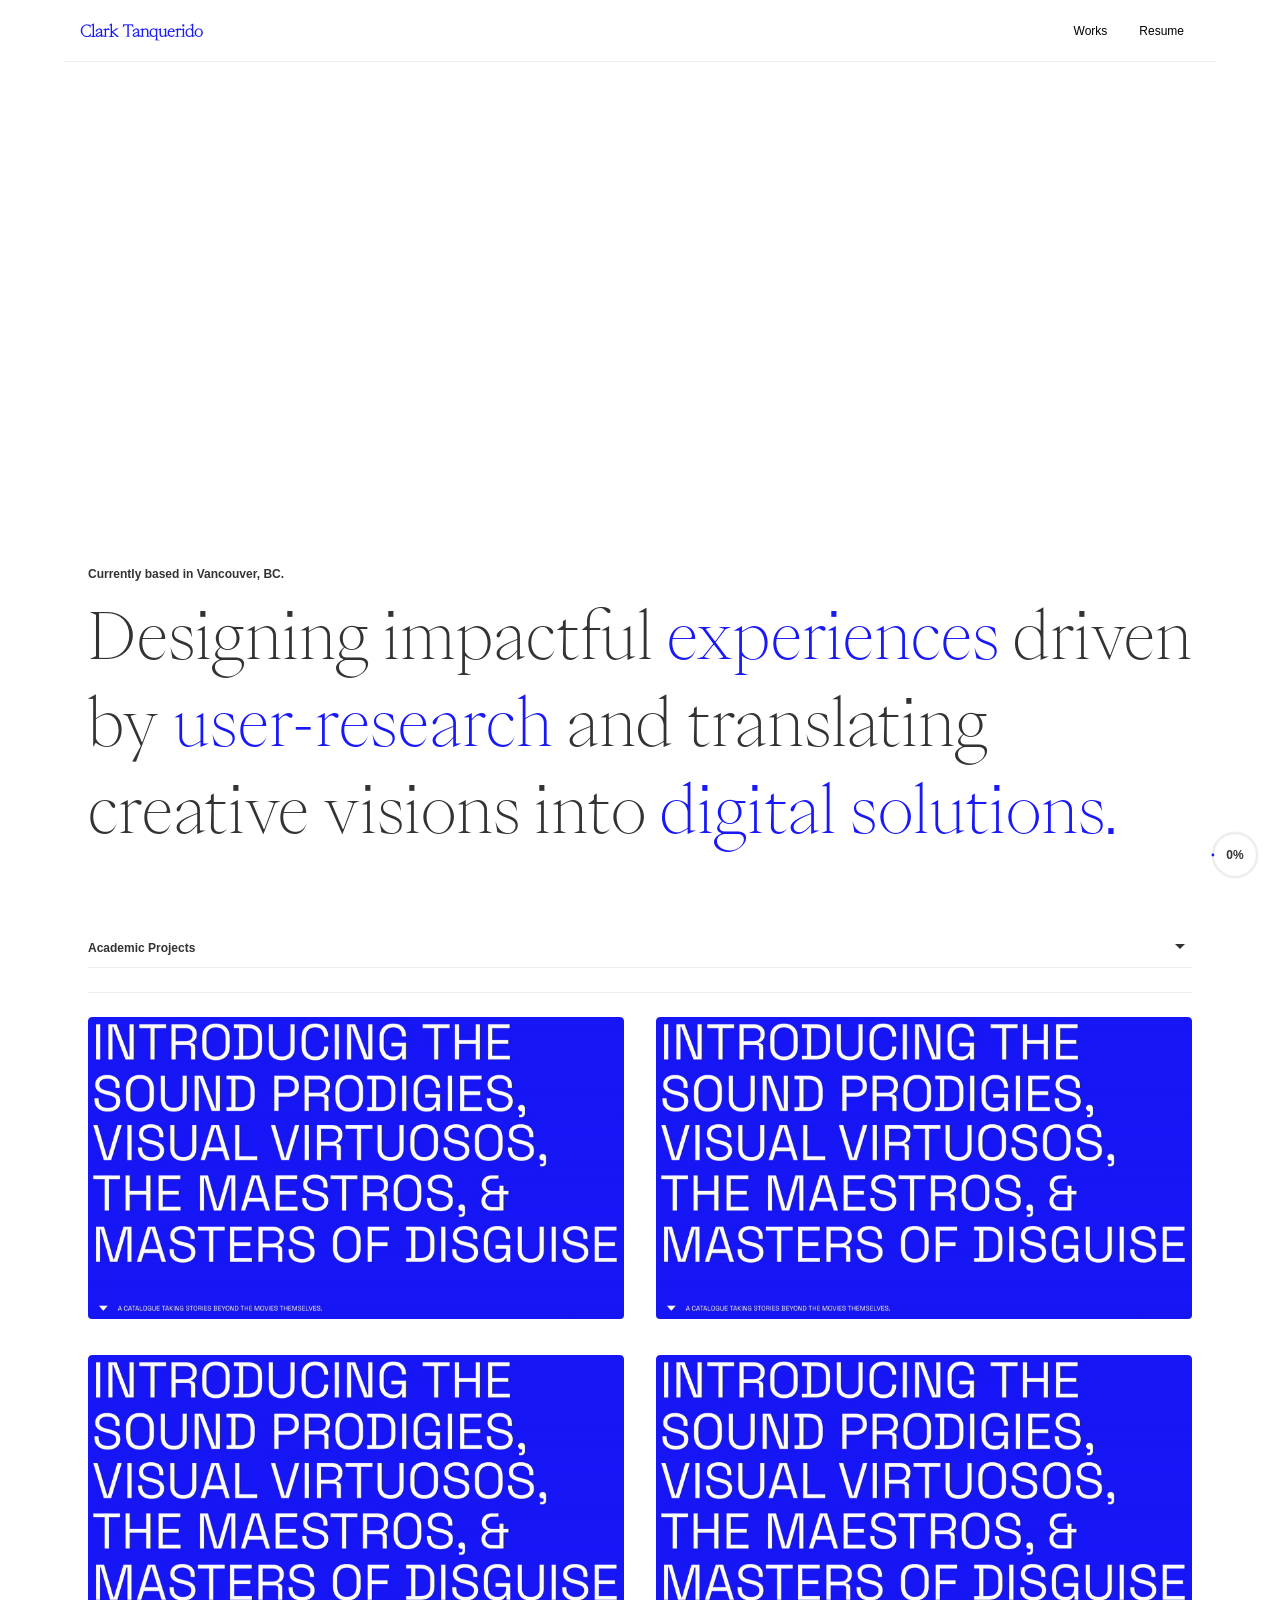
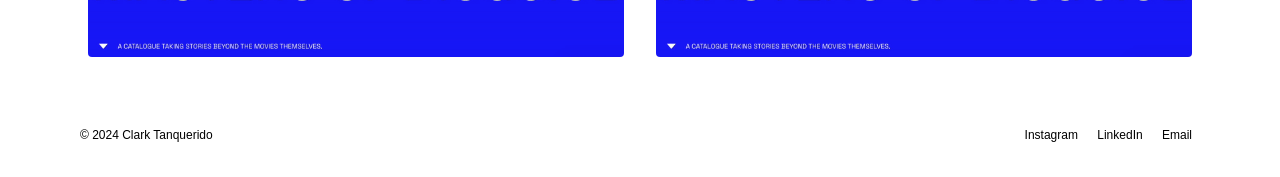
<file: index.html>
<!DOCTYPE html>
<html lang="en" dir="ltr">
  <head>
    <meta charset="UTF-8" />
    <meta name="viewport" content="width=device-width, initial-scale=1.0" />
    <title>Clark Tanquerido | UX/UI Designer</title>
    <link rel="stylesheet" href="style.css" />
    <link rel="stylesheet" href="responsive.css" />
  </head>
  <body>
    <div class="page-wrapper">
      <div class="container">
        <header>
          <nav class="navbar">
            <a href="landingTest.html" class="logo">Clark Tanquerido</a>
            <ul class="nav-links">
              <li><a href="#sticky-header">Works</a></li>
              <li><a href="#resume">Resume</a></li>
            </ul>
          </nav>
          <div class="header-full-width-divider"></div>
        </header>

        <div class="content-wrapper">
          <main>
            <div class="intro-section">
              <div class="intro-content-width"> <!-- This new wrapper groups the header info and h1 together -->
                <div class="intro-header-info">
                  <p class="h2_homepage_small">Currently based in Vancouver, BC.</p>
                  <!-- <p class="h2_homepage_small"><span class="active-status-dot"></span> Looking for new job opportunities</p> -->
                </div>
                <h1 class="largeDisplayTextHome topMargin_h1" style="max-width: 100%;">Designing impactful <span class="h2_blue">experiences</span> driven by <span class="h2_blue">user-research</span> and translating creative visions into <span class="h2_blue">digital solutions.</span></h1>
              </div>
            </div>

            <div id="sticky-header" class="sticky-header-container">
              <div class="project-list-headers">
                <h2 class="h2_homepage_small">Academic Projects</h2>
                <h2 class="h2_homepage_small2"></h2>
                <h2 class="h2_homepage_small">
                  <a href="#sticky-header" class="scroll-down-btn" aria-label="Scroll to projects">
                    <svg xmlns="http://www.w3.org/2000/svg" viewBox="0 0 24 24" fill="currentColor"><path d="M7 10l5 5 5-5z"/></svg>
                  </a>
                </h2>
              </div>
              <div class="header-full-width-divider"></div>
            </div>

            <div class="case-study">
              <div class="two-column-grid">
                <div class="grid-column">
                  <a href="case-study-swiss-films.html" class="case-study-link">
                    <div class="image-container">
                      <img src="imgs/swissfilms_THUMBNAIL.gif" alt="Swiss Films Festival project thumbnail" class="case-study-image">
                      <div class="overlay-content">
                        <h3>Swiss Films Festival</h3>
                        <p>Creating a visual identity to promote the Swiss Films Festival 2024, and formulating a content strategy which glorifies the people working behind the scenes of film production to highlight the work that takes place beyond just what is shown on the big screens.</p>
                      </div>
                    </div>
                  </a>
                  <!-- <div class="case-study-content">
                    <h3>Swiss Films Festival</h3>
                    <a href="case-study-swiss-films.html" class="btn-case-study">View Case Study</a>
                  </div> -->
                </div>

                <div class="grid-column">
                  <a href="case-study-npr-tiny-desk.html" class="case-study-link">
                    <div class="image-container">
                      <img src="imgs/swissfilms_THUMBNAIL.gif" alt="Swiss Films Festival project thumbnail" class="case-study-image">
                      <div class="overlay-content">
                        <h3>NPR Tiny Desk Concerts</h3>
                        <p>Enhancing visitor experience to the site by implementing a filtering and searching system to streamline the discovery process of Tiny Desk Concerts from their expansive collection of live video performances.</p>
                      </div>
                    </div>
                  </a>
                  <!-- <div class="case-study-content">
                    <h3>NPR Tiny Desk Concerts</h3>
                    <a href="#" class="btn-case-study">View Case Study</a>
                  </div> -->
                </div>

                <div class="grid-column">
                  <div class="image-container">
                    <img src="imgs/swissfilms_THUMBNAIL.gif" alt="Swiss Films Festival project thumbnail" class="case-study-image">
                    <div class="overlay-content">
                      <h3>HealthConnect</h3>
                      <p>A health-tracking app for seniors which features a centralized system for medical information regarding individual patients, providing them with personalized health care recommendations and an assistive interface to reduce uncertainties regarding medical status and build confidence.</p>
                    </div>
                  </div>
                  <!-- <div class="case-study-content">
                    <h3>HealthConnect</h3>
                    <a href="#" class="btn-case-study">View Case Study</a>
                  </div> -->
                </div>

                <div class="grid-column">
                  <div class="image-container">
                    <img src="imgs/swissfilms_THUMBNAIL.gif" alt="Swiss Films Festival project thumbnail" class="case-study-image">
                    <div class="overlay-content">
                      <h3>Food Bank on Wheels</h3>
                      <p>A website redesign for Food Bank on Wheels to streamline the donor and client processes within the site. The newly implemented features allows clients to track their food hamper deliveries, while donors are able to access donation receipts for tax purposes and future reference.</p>
                    </div>
                  </div>
                  <!-- <div class="case-study-content">
                    <h3>Food Bank on Wheels</h3>
                    <a href="#" class="btn-case-study">View Case Study</a>
                  </div> -->
                </div>

              </div>
            </div>

          </main>
          <!-- <aside>
            <h3>About Me</h3>
            <p>A brief bio or a professional headshot could go here. This is a great place to give visitors a glimpse into your personality and professional background.</p>
          </aside> -->
        </div>

        <footer>
          <div class="footer-content">
            <p>&copy; 2024 Clark Tanquerido</p>
            <div class="social-links">
              <a href="#">Instagram</a> <a href="#">LinkedIn</a> <a href="mailto:clark.tanquerido@example.com">Email</a>
            </div>
          </div>
        </footer>
      </div>
    </div>
    <div class="progress-circle-container">
      <svg class="progress-circle-svg" viewBox="0 0 36 36">
        <path class="progress-circle-bg"
          d="M18 2.0845 a 15.9155 15.9155 0 0 1 0 31.831 a 15.9155 15.9155 0 0 1 0 -31.831" />
        <path id="progressBar" class="progress-circle"
          stroke-dasharray="0, 100"
          d="M18 2.0845 a 15.9155 15.9155 0 0 1 0 31.831 a 15.9155 15.9155 0 0 1 0 -31.831" />
      </svg>
      <div id="progressText" class="progress-text">0%</div>
    </div>
    <div class="custom-cursor">
      <span class="cursor-text"></span>
    </div>
    <script src="script.js"></script>
  </body>
</html>
</file>
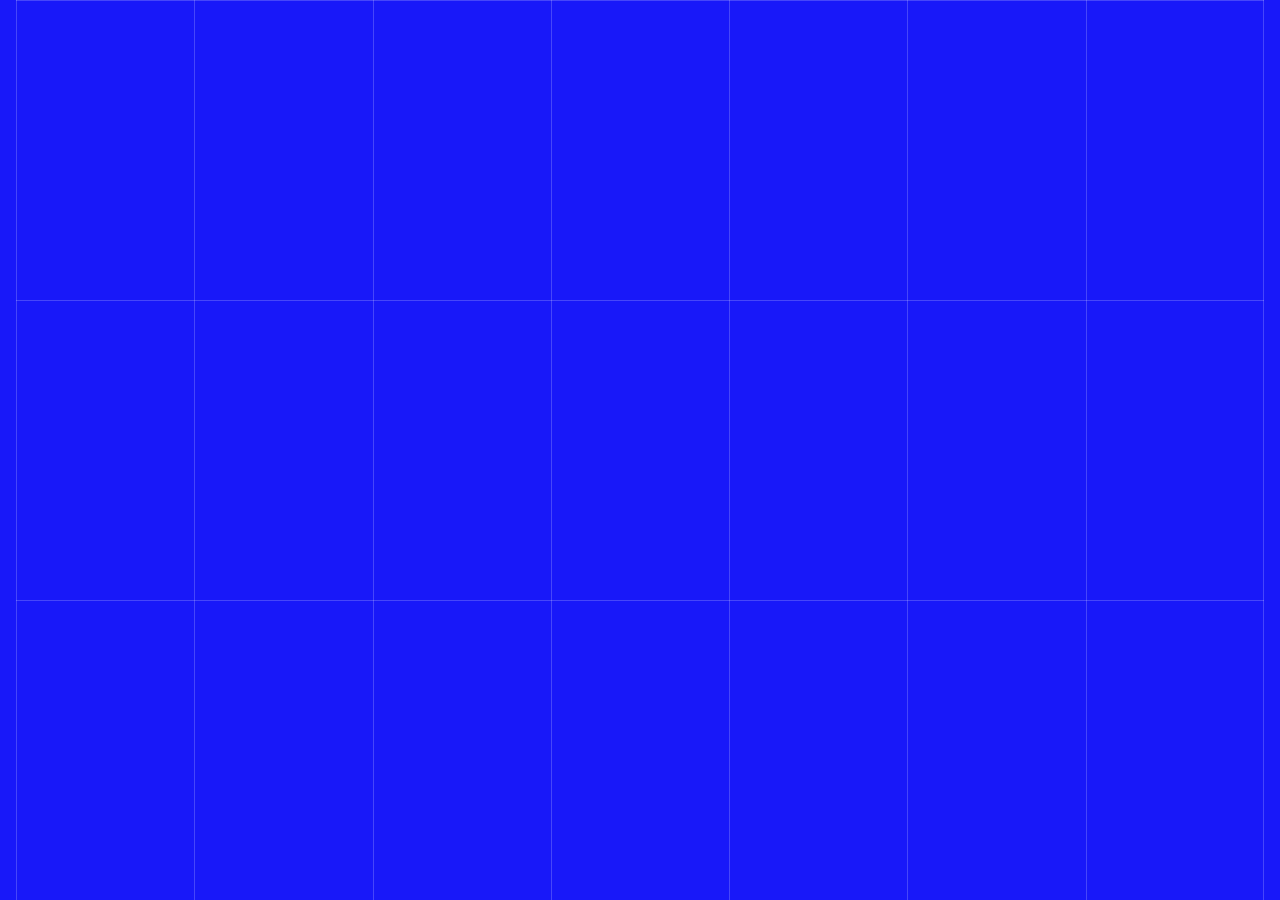
<file: landingTest.html>
<!DOCTYPE html>
<html lang="en" dir="ltr">
  <head>
    <meta charset="UTF-8" />
    <meta name="viewport" content="width=device-width, initial-scale=1.0" />
    <title>Clark Tanquerido | UX/UI Designer</title>
    <link rel="stylesheet" href="style.css" />
    <link rel="stylesheet" href="responsive.css" />
  </head>
  <body class="full-height-page">
    <div class="seven-column-grid">
      <!-- This single container will hold all grid cells for both rows and columns -->
      <div class="grid-background"></div>
      <div class="grid-right-border"></div>

      <!-- Content to be placed on the grid -->
      <p class="grid-content row1-col1-content">DESIGNING</p>
      <p class="grid-content row1-col4-content">IMPACTFUL EXPERIENCES</p>
      <p class="grid-content row1-col5-content">DRIVEN</p>
      <p class="grid-content row1-col7-content">BY</p>
      <p class="grid-content row2-col2-content">USER-RESEARCH</p>
      <p class="grid-content row2-col6-content">AND</p>
      <p class="grid-content row2-col7-content">TRANSLATING</p>
      <p class="grid-content row3-col1-content">CREATIVE VISIONS</p>
      <p class="grid-content row3-col4-content">INTO</p>
      <p class="grid-content row3-col6-content">DIGITAL SOLUTIONS.</p>

    </div>
    <div class="custom-cursor">
      <span class="cursor-text"></span>
    </div>
    <script src="script.js"></script>
  </body>
</html>
</file>
<file: style.css>
@font-face {
  font-family: 'PP Eiko';
  /* Assuming your 'fonts' folder is in the same directory as your HTML files. */
  src: url('fonts/PPEiko-Thin.otf') format('opentype');
  font-weight: normal;
  font-style: normal;
}

/* --- Generic & Mobile First Styles --- */
* {
  box-sizing: border-box;
}

.sticky {
  position: sticky;
}

body {
  font-family: Arial, sans-serif;
  margin: 0;
  background-color: #ffffff;
  color: #333;
  cursor: none; /* Hide the default system cursor */
}

p {
  line-height: 1.25rem;
}

.pSubtext {
  font-size: 0.75rem;
  line-height: 1rem;
}

.container {
  display: flex;
  flex-direction: column;
  min-height: 100vh;
}

.page-wrapper {
  background-color: white;
}

header {
  background-color: #ffffff;
  color: #ecf0f1;
  padding: 1rem;
  position: sticky; /* Keep the header at the top */
  top: 0;
  z-index: 100; /* Ensure it's above other content */
  transition: transform 0.3s ease-in-out; /* Smooth hide/show animation */
}

/* This class will be added by JS to hide the header when scrolling down */
header.scrolled.hidden {
  transform: translateY(-100%);
}

.header-full-width-divider {
  position: absolute;
  bottom: 0;
  left: 50%;
  transform: translateX(-50%);
  width: 100%; /* 100% of the viewport width */
  height: 1px;
  background-color: #eee;
  /* background-color: #000000; */
  z-index: 101; /* Ensure it's above the header bg but can be below content if needed */
}

footer {
  font-size: 0.75rem;
  background-color: #ffffff;
  color: #000000;
  padding: 1rem;
  text-align: center;
  margin-bottom: 1rem;
}

.footer-content {
  display: flex;
  flex-direction: column;
  align-items: center;
  gap: 0.5rem;
}

.footer-content p {
  margin: 0;
}

.social-links a {
  color: #000000;
  /* font-size: 0.75rem; */
  text-decoration: none;
  margin: 0 0.5rem;
}

h2 {
    /* font-family: 'PP Eiko', serif; */
    font-weight: bold;
}

h3 {
    /* font-family: 'PP Eiko', serif; */
    font-weight: bold;
    font-size: 0.75rem;
}

.h2_homepage_small {
  font-size: 0.75rem;
  font-weight: bold;
  margin: 0; /* Remove default paragraph margin */
  display: inline-flex; /* Use flex to align text and dot */
  align-items: center; /* Vertically center items */
  gap: 0.4rem; /* Space between text and dot */
}

/* Target the last h2 in the project headers to right-align the scroll arrow */
.project-list-headers .h2_homepage_small:last-child {
  width: 100%; /* Ensure it fills the grid cell */
  justify-content: flex-end; /* Align the flex content (the arrow) to the end */
}

.active-status-dot {
  display: inline-block;
  width: 8px;
  height: 8px;
  background-color: #2ecc71; /* A nice green color */
  border-radius: 50%; /* Makes it a circle */
  animation: pulse 2s infinite; /* Adds a subtle pulsing animation */
}

.intro-header-info {
  display: flex; /* Arrange children (the two paragraphs) in a row */
  justify-content: space-between; /* Push children to opposite ends */
  align-items: center; /* Vertically align them if they have different heights */
  /* margin-bottom: 1rem; */ /* This was creating the space above the h1. It can be adjusted or removed. */
}

.intro-section {
    display: flex;
    flex-direction: column;
    justify-content: flex-end; /* Pushes content to the bottom of the section */
    min-height: 100vh; /* Fill the entire viewport height */
    /* The margin-bottom is no longer needed as the next section will scroll over it */
    /* JS will handle positioning (fixed/relative) */
}

.intro-content-width {
  /* This will be constrained by media queries in responsive.css */
  max-width: 90%;
}

.project-list-headers {
  display: grid;
  grid-template-columns: 3fr 5fr 2fr;
  gap: 1rem 2rem;
  margin: 0 0;
}

.header-divider {
  border: none;
  height: 1px;
  background-color: #333; /* Or your preferred color */
}

.sticky-header-container {
  position: sticky;
  top: 0;
  background-color: #ffffff; /* Match page background */
  z-index: 10;
  scroll-margin-top: 1rem; /* Offset for smooth scrolling */
}

.scroll-down-btn {
  color: #333;
  margin: 0rem;
}

.scroll-down-btn svg {
  width: 24px;
  height: 24px;
}

/* --- Large display text --- */
.largeDisplayText {
  font-size: 2rem;
  font-weight: lighter;
  line-height: 1.6;

  max-width: 90%;

  color: #000000;
  text-decoration: none;

  /* This applies the loaded font. It falls back to a generic serif if the font fails to load. */
  font-family: 'PP Eiko', serif;
}

.largeDisplayText2 {
  font-size: 2rem;
  font-weight: lighter;
  line-height: 1.6;

  max-width: 90%;

  color: #1818f9;
  text-decoration: none;

  /* This applies the loaded font. It falls back to a generic serif if the font fails to load. */
  font-family: 'PP Eiko', serif;
}

.largeDisplayTextTopMargin {
  margin-top: 0rem;
  padding-top: 0rem;
}

.h2_blue {
  color: #1818f9;
}

.homepageSPACER {
  margin-top: 50vh;
}

.noTopMargin {
  margin-top: -0.5rem;
}

.noTopMargin_h1 {
  margin-top: 0;
}

.topMargin_h1 {
  margin-top: 0.5rem;
}

.p_noTopMargin {
  margin-top: -0.5rem;
}

.hmwSubtitleText {
  font-size: 1rem;
}

.hmw {
  max-width: 80%;
}

.text-blue {
  color: #1818f9;
}

/* Specific override for HMW text max-width */
.largeDisplayText.hmw-override {
  max-width: 70%;
}

.maestros-heading {
  color: #1818f9;
  font-weight: normal;
}

.highlight-pill {
  display: inline-flex; /* Use flexbox for alignment */
  align-items: center; /* Vertically center the text */
  justify-content: center; /* Horizontally center the text */
  font-style: normal; /* Override any inherited italic styles */
  margin: 0.2em 0; /* Add some vertical margin */
  color: #1818f9;
  background-color: white;
  padding: 0.2em 1.5em; /* Adjust padding for better balance */
  border: 1px solid #1818f9;
  border-radius: 999px; /* Creates the pill shape */
  line-height: 1; /* Set line-height to 1 as flexbox now handles alignment */
  white-space: nowrap; /* Prevent text inside the pill from wrapping */
}

/* Hide original pill when its clone is animating */
.highlight-pill.is-falling {
  visibility: hidden;
}

/* --- Animation for Pills --- */
/* This will be the "clone" that actually falls */
.falling-pill-clone {
  position: fixed; /* Position relative to the viewport */
  z-index: 1000;
  /* Use transition for smooth movement */
  /* Apply font styles from the original to match the look */
  font-family: 'PP Eiko', serif;
  font-weight: lighter;
  font-size: 1rem;
  transition: transform 1s ease-in;
  /* The 'ease-in' curve creates a natural falling acceleration */
}

@keyframes tipOver {
  to {
    /* Fall down and off the screen while rotating */
    transform: translateY(110vh) rotate(180deg);
    opacity: 0;
  }
}

@keyframes pulse {
  0% { box-shadow: 0 0 0 0 rgba(46, 204, 113, 0.7); }
  70% { box-shadow: 0 0 0 10px rgba(46, 204, 113, 0); }
  100% { box-shadow: 0 0 0 0 rgba(46, 204, 113, 0); }
}

/* --- End Animation --- */

/* --- [END] Large display text [END] --- */



/* --- [START] SPACERS [START] --- */
.hmwSpacerTop {
  margin-top: 5rem;
}

.hmwSpacerBottom {
  margin-bottom: 5rem;
}
/* --- [END] SPACERS [END] --- */



/* --- Navigation Bar Styles --- */
.navbar {
  display: flex;
  justify-content: space-between; /* Pushes logo and links to opposite ends */
  align-items: center;
  width: 100%;
}

.logo {
  font-size: 1rem;
  font-weight: bold;
  /* color: #ecf0f1; */
  color: #1818f9;
  text-decoration: none;
  /* This applies the loaded font. It falls back to a generic serif if the font fails to load. */
  font-family: 'PP Eiko', serif;
}

.nav-links {
  list-style: none;
  margin: 0;
  padding: 0;
  display: flex;
}

.nav-links li a {
  color: #000000;
  font-size: 0.75rem;
  text-decoration: none;
  padding: 0.5rem 1rem;
  display: block;
}

.content-wrapper {
  display: flex;
  flex-direction: column; /* Stack main and aside on mobile */
  flex-grow: 1;
}

main {
  background-color: #ffffff;
  padding: 1.5rem;
  flex-grow: 1;
}

aside {
  background-color: #bdc3c7;
  padding: 1.5rem;
  text-align: center;
}

/* --- Case Study Styles --- */
.case-study {
  display: flex;
  flex-direction: column; /* Stack image and text on mobile */
  gap: 1rem;
  border-top: 1px solid #eee;
  padding: 1.5rem 0;
  margin-top: 1.5rem;
  /* Initial state for fade-in animation */
  opacity: 0;
  transform: translateY(60px);
  transition: opacity 1.1s ease-out, transform 1s ease-out;
}

.case-study-image {
  width: 100%;
  height: auto;
  border-radius: 4px;
  object-fit: cover;
}

/* This class will be added by JavaScript when the element is in view */
.case-study.visible {
  opacity: 1;
  transform: translateY(0);
}

.case-study .grid-column {
  display: flex;
  flex-direction: column;
}

.case-study-content {
  display: flex;
  flex-direction: column;
  flex-grow: 1; /* Allows this container to grow and fill available space */
}


/* --- Button Styles --- */
.btn-case-study {
  display: inline-block;
  background-color: #1818f9;
  color: #ecf0f1;
  padding: 0.75rem 1.5rem;
  margin-top: 1rem;
  text-decoration: none;
  border-radius: 4px;
  transition: background-color 0.3s ease;
}

.btn-case-study:hover {
  background-color: #000000; /* A slightly lighter shade of the base color */
}

/* This pushes the button to the bottom of the card */
.case-study-content .btn-case-study {
  margin-top: auto;
  align-self: flex-start; /* Prevents the button from stretching to full width */
}

.image-container {
  position: relative; /* This is the positioning context for the overlay */
  overflow: hidden; /* Ensures the overlay doesn't spill out */
  border-radius: 4px; /* Match the image's border-radius */
}

/* Style the paragraph as an overlay */
.overlay-content {
  position: absolute;
  top: 0;
  left: 0;
  width: 100%;
  height: 100%;
  padding: 1rem;
  display: flex;
  flex-direction: column;
  justify-content: flex-end; /* Aligns content to the bottom */
  text-align: left;
  background-color: rgba(0, 0, 0, 0.85); /* Semi-transparent blue background */
  color: #ffffff; /* White text */
  opacity: 0;
  transition: opacity 0.3s ease-in-out;
}
.overlay-content h3,
.overlay-content p {
  color: #ffffff;
  margin: 0; /* Reset margins */
  margin-bottom: 0.5rem; /* Add space below the title */
  padding: 0 0.5rem; /* Add horizontal padding */
}

.overlay-content p {
  padding-bottom: 0.5rem; /* Add some space at the very bottom */
}

/* On hover of the image container, reveal the paragraph overlay */
.image-container:hover .overlay-content {
  opacity: 1;
}

.case-study-link {
  text-decoration: none;
  color: inherit;
}

/* --- Case Study Detail Page Styles --- */
.case-study-detail h1 {
  font-family: 'PP Eiko', serif;
  font-weight: normal;
  font-size: 2.5rem;
  margin-bottom: 0.5rem;
}

.project-subtitle {
  display: inline-block; /* Ensures the border wraps the text content */
  font-style: italic;
  color: #1818f9;
  margin-top: 0;
  margin-bottom: 0.75rem; /* Adds space below the pill */
  padding: 0.075rem 0.8rem; /* Vertical and horizontal padding inside the pill */
  border: 1px solid #1818f9; /* A subtle border */
  border-radius: 999px; /* Creates the pill shape */
  font-size: 0.6rem;
}

.project-hero-image {
  position: sticky;
  top: 0;
  width: 100%;
  object-fit: cover; /* Ensure the image covers the area without distortion */
  z-index: 0; /* Place it behind the content */
}

.project-video {
  border-style: solid;
  border-width: 0.05rem;
  border-color: black;
}

.case-study-body {
  position: relative; /* Needed for z-index to work */
  z-index: 1; /* Ensure this content is on top of the hero image */
  background-color: #ffffff; /* Give it a solid background to hide the image as it scrolls */
  padding: 2rem;
  padding-top: 1rem;
  margin-top: -0.25rem; /* Pull the content up slightly to overlap the image if needed */
  border-radius: 12px 12px 0 0; /* Optional: adds a nice curve to the top */
}

/* Create a pseudo-element to cast a top-only shadow */
.case-study-body::before {
  content: '';
  position: absolute;
  top: 0;
  left: 0;
  right: 0;
  height: 5px; /* The height of the shadow gradient area */
  transform: translateY(-100%); /* Position it directly above the element */
  /* A gradient that fakes a shadow, going from semi-transparent black to fully transparent */
  background: linear-gradient(to top, rgba(0, 0, 0, 0.2), transparent);
  z-index: 0; /* Place it below the main content body but above the hero image */
  border-radius: 12px 12px 0 0; /* Match the parent's border-radius */
}

.slide-up-section {
  position: relative; /* This section now scrolls normally */
  background-color: #ffffff; /* Changed to black */
  color: #000000; /* Changed text color to white */
  z-index: 2; /* It must have a higher z-index to slide OVER the sticky video */
  padding: 2rem 2rem 2rem 2rem; /* Consistent padding inside the sticky section */
  margin: 0 -2rem -2rem -2rem;
  border-radius: 12px 12px 0 0;
}

/* Ensure all text elements inside the slide-up section are white */
/* .slide-up-section h2, .slide-up-section h3, .slide-up-section p, .slide-up-section li {
  color: #000000;
} */

/* Add a shadow to the slide-up section, similar to case-study-body */
.slide-up-section::before {
  content: '';
  position: absolute;
  top: 0;
  left: 0;
  right: 0;
  height: 150px;
  transform: translateY(-100%);
  background: linear-gradient(to top, rgba(255, 255, 255, 1), transparent);
  border-radius: 12px 12px 0 0;
}

/* This is the section that will stick to the top */
.sticky-video-section {
  position: sticky;
  top: 0;
  z-index: 1; /* Lower z-index so the slide-up-section can go over it */
  background-color: #ffffff; /* Changed background to white */
  padding-bottom: 2rem; /* Add some space at the bottom */
}

/* Set default text color for the sticky section to black */
.sticky-video-section h2, .sticky-video-section p {
  color: #000000;
}

/* Remove the unnecessary wrapper and its margin rule */

/* --- Scroll Progress Bar Styles --- */
.progress-circle-container {
  position: fixed;
  bottom: 20px;
  right: 20px;
  width: 50px;
  height: 50px;
  z-index: 1000;
}

.progress-circle-svg {
  transform: rotate(-90deg); /* Start the circle from the top */
}

.progress-circle-bg {
  fill: none;
  stroke: #eee;
  stroke-width: 2;
}

.progress-circle {
  fill: none;
  stroke: #1818f9; /* Using your theme's blue color */
  stroke-width: 2;
  stroke-linecap: round; /* Gives the line a rounded end */
  transition: stroke-dasharray 0.1s linear;
}

.progress-text {
  position: absolute;
  top: 50%;
  left: 50%;
  transform: translate(-50%, -50%);
  color: #333;
  font-size: 0.75rem;
  font-weight: bold;
  font-family: Arial, sans-serif;
  z-index: 1001;
}

/* --- Video Player Styles --- */
.video-container {
  position: relative;
  cursor: pointer;
}

.play-pause-icon {
  /* Positioning */
  position: absolute;
  top: 50%;
  left: 50%;
  transform: translate(-50%, -50%);
  z-index: 10;

  /* Appearance */
  width: 60px;
  height: 60px;
  background-color: rgba(0, 0, 0, 0.5);
  border-radius: 50%;
  background-repeat: no-repeat;
  background-position: center;

  /* Play icon (triangle) */
  background-image: url("data:image/svg+xml,%3Csvg xmlns='http://www.w3.org/2000/svg' viewBox='0 0 24 24' fill='%23ffffff'%3E%3Cpath d='M8 5v14l11-7z'/%3E%3C/svg%3E");
  background-size: 30px;
  background-position-x: 55%; /* Nudge the play icon to be visually centered */

  /* Animation */
  opacity: 1;
  transition: opacity 0.25s ease-in-out;

  /* Make sure icon doesn't block clicks to the video element */
  pointer-events: none;
}

/* When video is playing, hide the icon */
.video-container.playing .play-pause-icon {
  opacity: 0;
  /* Pause icon (two bars) */
  background-image: url("data:image/svg+xml,%3Csvg xmlns='http://www.w3.org/2000/svg' viewBox='0 0 24 24' fill='%23ffffff'%3E%3Cpath d='M6 19h4V5H6v14zm8-14v14h4V5h-4z'/%3E%3C/svg%3E");
  background-position: center; /* Re-center for the pause icon */
}

/* On hover of a playing video, show the pause icon */
.video-container.playing:hover .play-pause-icon {
  opacity: 1;
}

.video-progress-container {
  /* Center the container on the video */
  position: absolute;
  top: 50%;
  left: 50%;
  transform: translate(-50%, -50%);
  width: 80px; /* Match SVG size */
  height: 80px; /* Match SVG size */
  z-index: 9; /* Below the play/pause icon */

  /* Visibility */
  opacity: 0;
  transition: opacity 0.25s ease-in-out;
  pointer-events: none;
}

/* On hover of a playing video, show the progress ring */
.video-container.playing:hover .video-progress-container {
  opacity: 1; /* Show when video is playing AND hovered */
}

.video-progress-ring {
  transform: rotate(-90deg); /* Start the circle from the top */
}

.video-progress-ring__bg,
.video-progress-ring__fg {
  fill: none;
  stroke-width: 4;
}

.video-progress-ring__bg {
  stroke: rgba(255, 255, 255, 0.3); /* Background ring color */
}

.video-progress-ring__fg {
  stroke: #1818f9; /* Your theme blue */
  stroke-linecap: round;
  transition: stroke-dashoffset 0.1s linear;
}

/* Muted state: Muted icon (speaker with a slash) */
.mute-unmute-icon.is-muted {
  background-image: url("data:image/svg+xml,%3Csvg xmlns='http://www.w3.org/2000/svg' viewBox='0 0 24 24' fill='%23ffffff'%3E%3Cpath d='M16.5 12c0-1.77-1.02-3.29-2.5-4.03v2.21l2.45 2.45c.03-.2.05-.41.05-.63zm2.5 0c0 .94-.2 1.82-.54 2.64l1.51 1.51C20.63 14.91 21 13.5 21 12c0-4.28-2.99-7.86-7-8.77v2.06c2.89.86 5 3.54 5 6.71zM4.27 3L3 4.27 7.73 9H3v6h4l5 5v-6.73l4.25 4.25c-.67.52-1.42.93-2.25 1.18v2.06c1.38-.31 2.63-.95 3.69-1.81L19.73 21 21 19.73l-9-9L4.27 3zM12 4L9.91 6.09 12 8.18V4z'/%3E%3C/svg%3E");
}

.mute-unmute-icon {
  /* Positioning */
  position: absolute;
  bottom: 15px;
  right: 15px;
  z-index: 11;

  /* Appearance */
  width: 30px;
  height: 30px;
  background-color: rgba(0, 0, 0, 0.5);
  border-radius: 50%;
  background-repeat: no-repeat;
  background-position: center;
  background-size: 16px;
  cursor: pointer;

  /* Initial state: Unmuted icon (speaker) */
  background-image: url("data:image/svg+xml,%3Csvg xmlns='http://www.w3.org/2000/svg' viewBox='0 0 24 24' fill='%23ffffff'%3E%3Cpath d='M3 9v6h4l5 5V4L7 9H3zm13.5 3c0-1.77-1.02-3.29-2.5-4.03v8.05c1.48-.73 2.5-2.25 2.5-4.02zM14 3.23v2.06c2.89.86 5 3.54 5 6.71s-2.11 5.85-5 6.71v2.06c4.01-.91 7-4.49 7-8.77s-2.99-7.86-7-8.77z'/%3E%3C/svg%3E");

  /* Visibility */
  opacity: 0;
  transition: opacity 0.25s ease-in-out;
}

/* When video is playing, show the mute/unmute icon */
.video-container.playing .mute-unmute-icon {
  opacity: 1;
}

/* Muted state: Muted icon (speaker with a slash) */
.mute-unmute-icon.is-muted {
  background-image: url("data:image/svg+xml,%3Csvg xmlns='http://www.w3.org/2000/svg' viewBox='0 0 24 24' fill='%23ffffff'%3E%3Cpath d='M16.5 12c0-1.77-1.02-3.29-2.5-4.03v2.21l2.45 2.45c.03-.2.05-.41.05-.63zm2.5 0c0 .94-.2 1.82-.54 2.64l1.51 1.51C20.63 14.91 21 13.5 21 12c0-4.28-2.99-7.86-7-8.77v2.06c2.89.86 5 3.54 5 6.71zM4.27 3L3 4.27 7.73 9H3v6h4l5 5v-6.73l4.25 4.25c-.67.52-1.42.93-2.25 1.18v2.06c1.38-.31 2.63-.95 3.69-1.81L19.73 21 21 19.73l-9-9L4.27 3zM12 4L9.91 6.09 12 8.18V4z'/%3E%3C/svg%3E");
}

/* --- Design Quality Box --- */
.design-quality-box {
  background-color: #1818f9;
  border: 1px solid #1818f9; /* Blue outline */
  color: #ffffff; /* Black text */
  padding: 0.5rem 1rem; /* Reduced top/bottom padding */
  border-radius: 20px;
  margin-top: 1rem;
  margin-bottom: 1rem;
}

.design-quality-box h3,
.design-quality-box p {
  color: #ffffff; /* Ensure text inside is black */
  margin-top: 0.5rem; /* Consistent vertical spacing */
  margin-bottom: 0.5rem;
}

.grid-image-equal-height {
  height: 100%; /* Make the image fill the height of its parent */
  object-fit: cover; /* Cover the area, cropping if necessary, maintaining aspect ratio */
}

/* --- Lightbox Styles --- */
.lightbox-trigger {
  cursor: pointer; /* Indicates the image is clickable */
  transition: opacity 0.2s ease-in-out;
}

.lightbox-trigger:hover {
  opacity: 0.8;
}

.lightbox-container {
  display: none; /* Hidden by default */
  position: fixed; /* Stay in place */
  z-index: 9999; /* Sit on top */
  left: 0;
  top: 0;
  width: 100%;
  height: 100%;
  overflow: auto; /* Enable scroll if needed */
  background-color: rgba(0, 0, 0, 0.85); /* Black w/ opacity */
}

.lightbox-content {
  margin: auto;
  display: block;
  width: auto;
  max-width: 90%;
  max-height: 90vh;
  position: absolute;
  top: 50%;
  left: 50%;
  transform: translate(-50%, -50%);
}

.lightbox-close {
  position: absolute;
  top: 15px;
  right: 35px;
  color: #f1f1f1;
  font-size: 40px;
  font-weight: bold;
  transition: 0.3s;
  cursor: pointer;
}

/* --- Custom Cursor Styles --- */
.custom-cursor {
  position: fixed;
  top: 0;
  left: 0;
  z-index: 9999;
  pointer-events: none; /* Allows clicks to pass through */
  transition: opacity 0.3s ease-in-out;
  transform: translate(-50%, -50%); /* Center the cursor element on the pointer */
  opacity: 0; /* Initially hidden, will be faded in by JS */
}

.custom-cursor.visible {
  opacity: 1;
}

.cursor-text {
  display: flex;
  justify-content: center;
  align-items: center;
  text-align: center;
  min-width: 60px; /* Set a minimum size */
  aspect-ratio: 1 / 1; /* Ensure it's always a square */
  padding: 1rem 10px; /* Add space around the text, with 20px on left/right */
  background-color: #1818f9; /* Your theme's blue color */
  color: #ffffff; /* White text */
  border: 1px solid #ffffff; /* White outline */
  border-radius: 0; /* Square shape */
  font-size: 0.5rem;
  font-weight: bold;
  transition: transform 0.3s ease-out; /* Add transition for smooth rotation */
}

/* A class to add a 'grow' effect on hover */
.custom-cursor.grow .cursor-text {
}

/* --- Seven Column Grid Styles for landingTest.html --- */
.seven-column-grid {
  display: grid;
  grid-template-columns: repeat(7, 1fr);
  grid-template-rows: repeat(3, 1fr);
  position: fixed; /* Default for smaller screens */
  top: 0;
  left: 0;
  width: 100vw;
  height: 100vh;
}

.grid-background {
  grid-column: 1 / -1; /* Span all columns */
  grid-row: 1 / -1; /* Span all rows */
  display: grid;
  grid-template-columns: repeat(7, 1fr);
  grid-template-rows: repeat(3, 1fr);
  z-index: 0; /* Behind the content */
  width: 100%;
  height: 100%;
}

.grid-cell {
  position: relative;
}

/* Horizontal Line Animation */
.grid-cell::before {
  content: '';
  position: absolute;
  top: 0;
  left: 0;
  width: 0;
  height: 1px;
  background-color: rgba(255, 255, 255, 0.2);
  transition: width 0.8s ease-out;
}

/* Vertical Line Animation */
.grid-cell::after {
  content: '';
  position: absolute;
  top: 0;
  left: 0;
  width: 1px;
  height: 0;
  background-color: rgba(255, 255, 255, 0.2);
  transition: height 0.8s ease-out;
}

/* Trigger animations */
.grid-background.animate .grid-cell::before {
  width: 100%;
}
.grid-background.animate .grid-cell::after {
  height: 100%;
}

/* Staggered animation delays */
.grid-background.animate .grid-cell:nth-child(7n + 2)::after { transition-delay: 0.1s; }
.grid-background.animate .grid-cell:nth-child(7n + 3)::after { transition-delay: 0.2s; }
.grid-background.animate .grid-cell:nth-child(7n + 4)::after { transition-delay: 0.3s; }
.grid-background.animate .grid-cell:nth-child(7n + 5)::after { transition-delay: 0.4s; }
.grid-background.animate .grid-cell:nth-child(7n + 6)::after { transition-delay: 0.5s; }
.grid-background.animate .grid-cell:nth-child(7n + 7)::after { transition-delay: 0.6s; }

.grid-background.animate .grid-cell:nth-child(n+8)::before { transition-delay: 0.7s; }
.grid-background.animate .grid-cell:nth-child(n+15)::before { transition-delay: 0.8s; }


.grid-right-border {
  position: absolute;
  top: 0;
  right: 0;
  width: 1px;
  height: 0; /* Initially hidden */
  background-color: rgba(255, 255, 255, 0.2);
  transition: height 0.8s ease-out;
  transition-delay: 0.7s; /* Stagger with other lines */
  z-index: 0;
}

/* Trigger animation for the right border */
.seven-column-grid.animate .grid-right-border {
  height: 100%;
}


.grid-content {
  z-index: 1; /* Ensure content is above the grid lines */
  padding: 1rem; /* Add some spacing inside the cell */
  align-self: center; /* Vertically center the content in its grid cell */
  opacity: 0; /* Initially hidden */
  transition: opacity 0.5s ease-in-out; /* Fade-in transition */
}

.grid-content.visible {
  opacity: 1; /* Make it visible */
}

.main-heading {
  grid-column: 2 / span 3; /* Start at col line 2, span 3 columns */
  grid-row: 1 / 2;      /* Place in the first row */
  font-family: 'PP Eiko', serif;
  font-size: 4rem;
  margin: 0;
}

.row1-col1-content {
  grid-column: 1 / 2; /* Place in the first column */
  grid-row: 1 / 2;    /* Place in the first row */
  align-self: start;    /* Align to the bottom of the cell */
  padding-bottom: 0rem; /* Reduce bottom padding to lessen space */
}

.row1-col4-content {
  grid-column: 3 / 4; /* Place in the fourth column */
  grid-row: 1 / 2;    /* Place in the first row */
  align-self: start;    /* Align to the bottom of the cell */
  padding-bottom: 0rem; /* Reduce bottom padding to lessen space */
}

.row1-col5-content {
  grid-column: 5 / 6; /* Place in the sixth column */
  grid-row: 1 / 2;    /* Place in the first row */
  align-self: end;    /* Align to the bottom of the cell */
  padding-bottom: 0rem; /* Reduce bottom padding to lessen space */
}

.row1-col7-content {
  grid-column: 7 / 8; /* Place in the seventh column */
  grid-row: 1 / 2;    /* Place in the first row */
  align-self: end;    /* Align to the bottom of the cell */
  padding-bottom: 0rem; /* Reduce bottom padding to lessen space */
}

.row2-col2-content {
  grid-column: 2 / 3; /* Place in the second column */
  grid-row: 2 / 3;    /* Place in the second row */
  align-self: start;    /* Align to the bottom of the cell */
  padding-bottom: 0rem;
}

.row2-col6-content {
  grid-column: 6 / 7; /* Place in the fifth column */
  grid-row: 2 / 3;    /* Place in the second row */
  align-self: end;    /* Align to the bottom of the cell */
  padding-bottom: 0rem;
}

.row2-col7-content {
  grid-column: 7 / 8; /* Place in the seventh column */
  grid-row: 2 / 3;    /* Place in the second row */
  align-self: end;    /* Align to the bottom of the cell */
  padding-bottom: 0rem;
}

.row3-col1-content {
  grid-column: 1 / 2; /* Place in the first column */
  grid-row: 3 / 4;    /* Place in the third row */
  align-self: start;    /* Align to the bottom of the cell */
  padding-bottom: 0rem;
}

.row3-col4-content {
  grid-column: 4 / 5; /* Place in the fourth column */
  grid-row: 3 / 4;    /* Place in the third row */
  align-self: end;    /* Align to the bottom of the cell */
  padding-bottom: 0rem;
}

.row3-col6-content {
  grid-column: 6 / 7; /* Place in the sixth column */
  grid-row: 3 / 4;    /* Place in the third row */
  align-self: end;    /* Align to the bottom of the cell */
  padding-bottom: 0rem;
}

.full-height-page {
  background-color: #1818f9;
  color: #ffffff;
  padding: 0 ßrem; /* Add horizontal padding to the body */
}

.full-height-page html {
  background-color: #1818f9; /* Ensure background color fills the whole page */
}

.full-height-page .page-wrapper,
.full-height-page header,
.full-height-page main,
.full-height-page footer {
  background-color: transparent;
}

.full-height-page .logo,
.full-height-page .nav-links li a,
.full-height-page .social-links a,
.full-height-page .h2_blue {
  color: #ffffff;
}

.full-height-page .header-full-width-divider {
  display: none; /* Hide the original divider */
}

/* --- Full Height Page Styles for landingTest.html --- */
.full-height-page .container {
  height: 100vh; /* Make container exactly the viewport height */
  min-height: auto; /* Override existing min-height */
}

.full-height-page .intro-section {
  flex-grow: 1; /* Allow intro section to fill available space */
  min-height: auto; /* Override existing min-height */
  justify-content: center; /* Center the content vertically */
}

.full-height-page .container {
  overflow-y: auto; /* Allow scrolling within the container if content overflows */
}





/* --- Lightbox Styles --- */
.lightbox-trigger {
  cursor: pointer; /* Indicates the image is clickable */
  transition: opacity 0.2s ease-in-out;
}

.lightbox-trigger:hover {
  opacity: 0.8;
}

.lightbox-container {
  display: none; /* Hidden by default */
  position: fixed; /* Stay in place */
  z-index: 9999; /* Sit on top */
  left: 0;
  top: 0;
  width: 100%;
  height: 100%;
  overflow: auto; /* Enable scroll if needed */
  background-color: rgba(0, 0, 0, 0.85); /* Black w/ opacity */
}

.lightbox-content {
  margin: auto;
  display: block;
  width: auto;
  max-width: 90%;
  max-height: 90vh;
  position: absolute;
  top: 50%;
  left: 50%;
  transform: translate(-50%, -50%);
}

.lightbox-close {
  position: absolute;
  top: 15px;
  right: 35px;
  color: #f1f1f1;
  font-size: 40px;
  font-weight: bold;
  transition: 0.3s;
  cursor: pointer;
}
</file>
<file: responsive.css>
/* --- Tablet Styles --- */
/* Applies to screens 768px and wider */
@media (min-width: 768px) {
  .content-wrapper {
    flex-direction: row; /* Place main and aside side-by-side */
  }

  main {
    flex: 3; /* Main content takes up 3/4 of the space */
  }

  aside {
    flex: 1; /* Sidebar takes up 1/4 of the space */
  }

  p {
    max-width: 45%;
    line-height: 1.25rem;
  }

  .largeDisplayText {
    font-size: 2rem;
    font-weight: lighter;
    line-height: normal;

    max-width: 85%;

    color: #000000;
    text-decoration: none;

    /* This applies the loaded font. It falls back to a generic serif if the font fails to load. */
    font-family: 'PP Eiko', serif;
  }

  .intro-content-width {
    max-width: 85%;
  }

  .falling-pill-clone {
  position: fixed; /* Position relative to the viewport */
  z-index: 1000;
  /* Use transition for smooth movement */
  /* Apply font styles from the original to match the look */
  font-family: 'PP Eiko', serif;
  font-weight: lighter;
  font-size: 2rem;
  transition: transform 1s ease-in;
  /* The 'ease-in' curve creates a natural falling acceleration */
}

  .largeDisplayText2 {
    font-size: 2rem;
    font-weight: lighter;
    line-height: normal;

    max-width: 70%;

    color: #000000;
    text-decoration: none;

    /* This applies the loaded font. It falls back to a generic serif if the font fails to load. */
    font-family: 'PP Eiko', serif;
  }

  /* --- Two Column Grid --- */
  .two-column-grid {
    display: grid;
    grid-template-columns: 1fr 1fr; /* Two equal columns */
    gap: 2rem; /* Space between columns */
  }

  .two-column-grid-2_1_split {
    display: grid;
    grid-template-columns: 2fr 1fr; /* 2:1 column ratio */
    gap: 2rem; /* Space between columns */
  }

  .two-column-grid-1_2_split {
    display: grid;
    grid-template-columns: 1fr 2fr; /* 1:2 column ratio */
    gap: 2rem; /* Space between columns */
  }

  .two-column-grid-2_3_split {
    display: grid;
    grid-template-columns: 2fr 3fr; /* 2:3 column ratio */
    gap: 2rem; /* Space between columns */
  }

  .three-column-grid {
    display: grid;
    grid-template-columns: 1fr 1fr 1fr; /* Three equal columns */
    gap: 0.75rem; /* Space between columns */
  }

  .three-column-grid-3_5_2_split {
    display: grid;
    grid-template-columns: 3fr 5fr 2fr; /* Three equal columns */
    gap: 0.75rem; /* Space between columns */
  }

  .three-row-grid {
    display: grid;
    grid-template-rows: 1fr 1fr 1fr;
    gap: 0.75rem;
  }

  .project-list-grid {
    display: grid;
    grid-template-columns: 3fr 5fr 2fr;
    gap: 1rem 2rem; /* 1rem row-gap, 2rem column-gap */
    align-items: start; /* Align items to the start of each grid cell */
    margin-bottom: 2rem; /* Add some space below the grid */
  }

  .intro-section {
    display: flex;
    flex-direction: column;
    justify-content: flex-end;
    min-height: 95vh; /* Adjust as needed */
    margin-bottom: 2rem;
  }

  .project-list-headers {
    display: grid;
    grid-template-columns: 3fr 5fr 2fr;
    gap: 1rem 2rem;
    width: 100%;
  }


  .two-column-grid-lupton {
    display: grid;
    grid-template-columns: 1fr 1fr; /* Two equal columns */
    gap: 0.75rem; /* Space between columns */
  }

  .paragraph_2 {
    max-width: 75%;
    line-height: 1.25rem;
  }

  /* .paragraph_3 {
    max-width: 95%;
    line-height: 1.25rem;
  } */

}

/* --- Desktop Styles --- */
/* Applies to screens 1024px and wider */
@media (min-width: 1024px) {
  .page-wrapper {
    /* Use a percentage-based width but cap it at a max-width. */
    /* margin: 0 auto will center it once the max-width is reached. */
    width: 90%; /* e.g., content takes up 90% of the screen */
    max-width: 1440px; /* e.g., content stops growing at 1440px */
    margin: 0 auto; /* This will create the growing side margins */
  }

  .footer-content {
    flex-direction: row;
    justify-content: space-between;
    max-width: 1200px;
    margin: 0 auto;
  }

  p {
    max-width: 100%;
    line-height: 1.25rem;
  }

  .pSubtext {
    font-size: 0.75rem;
    line-height: 1rem;
    max-width: 80%;
  }

  .pSubtext2 {
    font-size: 0.75rem;
    line-height: 1rem;
    max-width: 100%;
  }

  .paragraph {
    max-width: 50%;
    line-height: 1.25rem;
  }

  .workHeaderLength {
    max-width: 40%;
    line-height: 1.25rem;
  }

  .largeDisplayTextHome {
    font-size: 4rem;
    font-weight: lighter;

    max-width: 50%;

    /* This applies the loaded font. It falls back to a generic serif if the font fails to load. */
    font-family: 'PP Eiko', serif;
  }

  .largeDisplayText {
    font-size: 2rem;
    font-weight: lighter;

    max-width: 50%;
  }

  .intro-content-width {
    max-width: 100%;
  }

  .intro-section {
    display: flex;
    flex-direction: column;
    justify-content: flex-end;
    min-height: 90vh;
    margin-bottom: 2rem;
  }

  /* Constrain the seven-column grid to the page wrapper width on large screens */
  .full-height-page .seven-column-grid {
    position: fixed;
    width: calc(100% - 2rem); /* Account for the body padding */
    max-width: 1440px;
    left: 50%;
    transform: translateX(-50%);
  }
  
}

@media (min-width: 1080px) {
  .case-study {
    flex-direction: row; /* Side-by-side on larger screens // 768px */
    gap: 2rem;
  }
}
</file>
